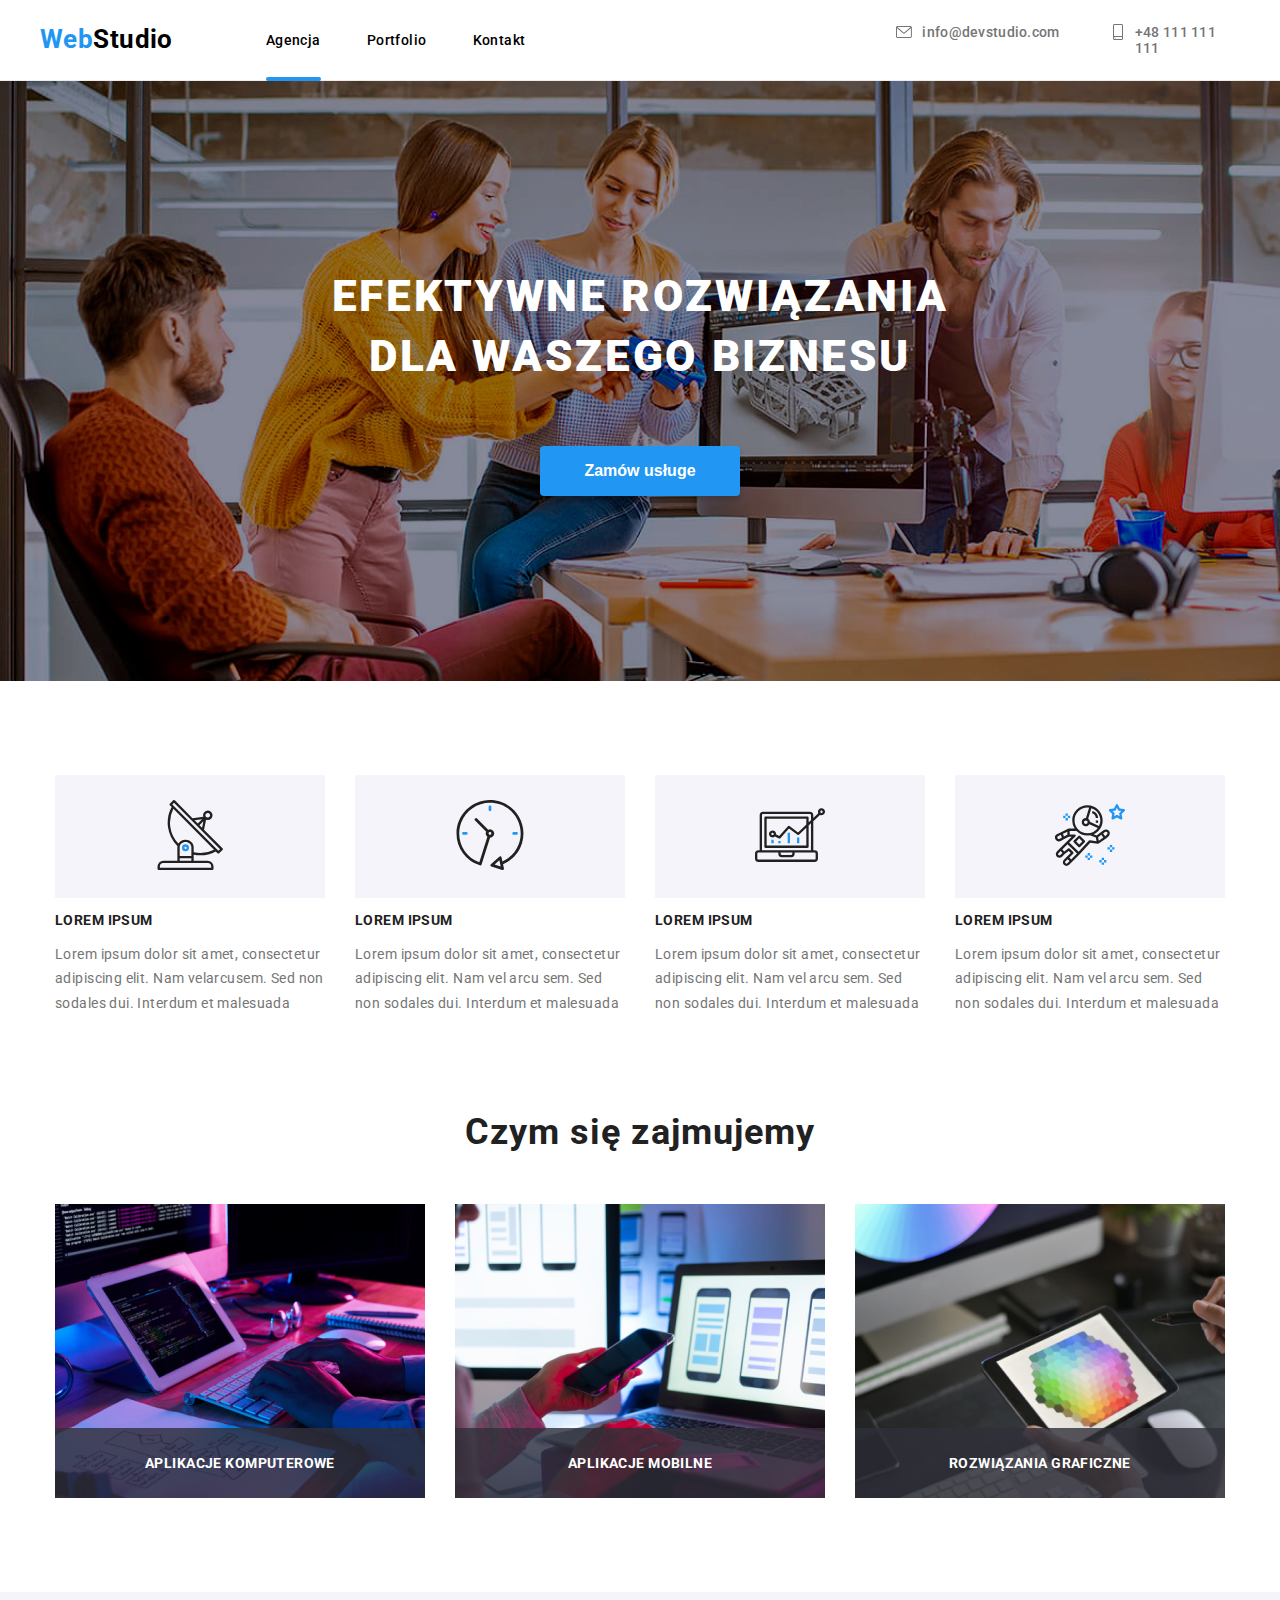
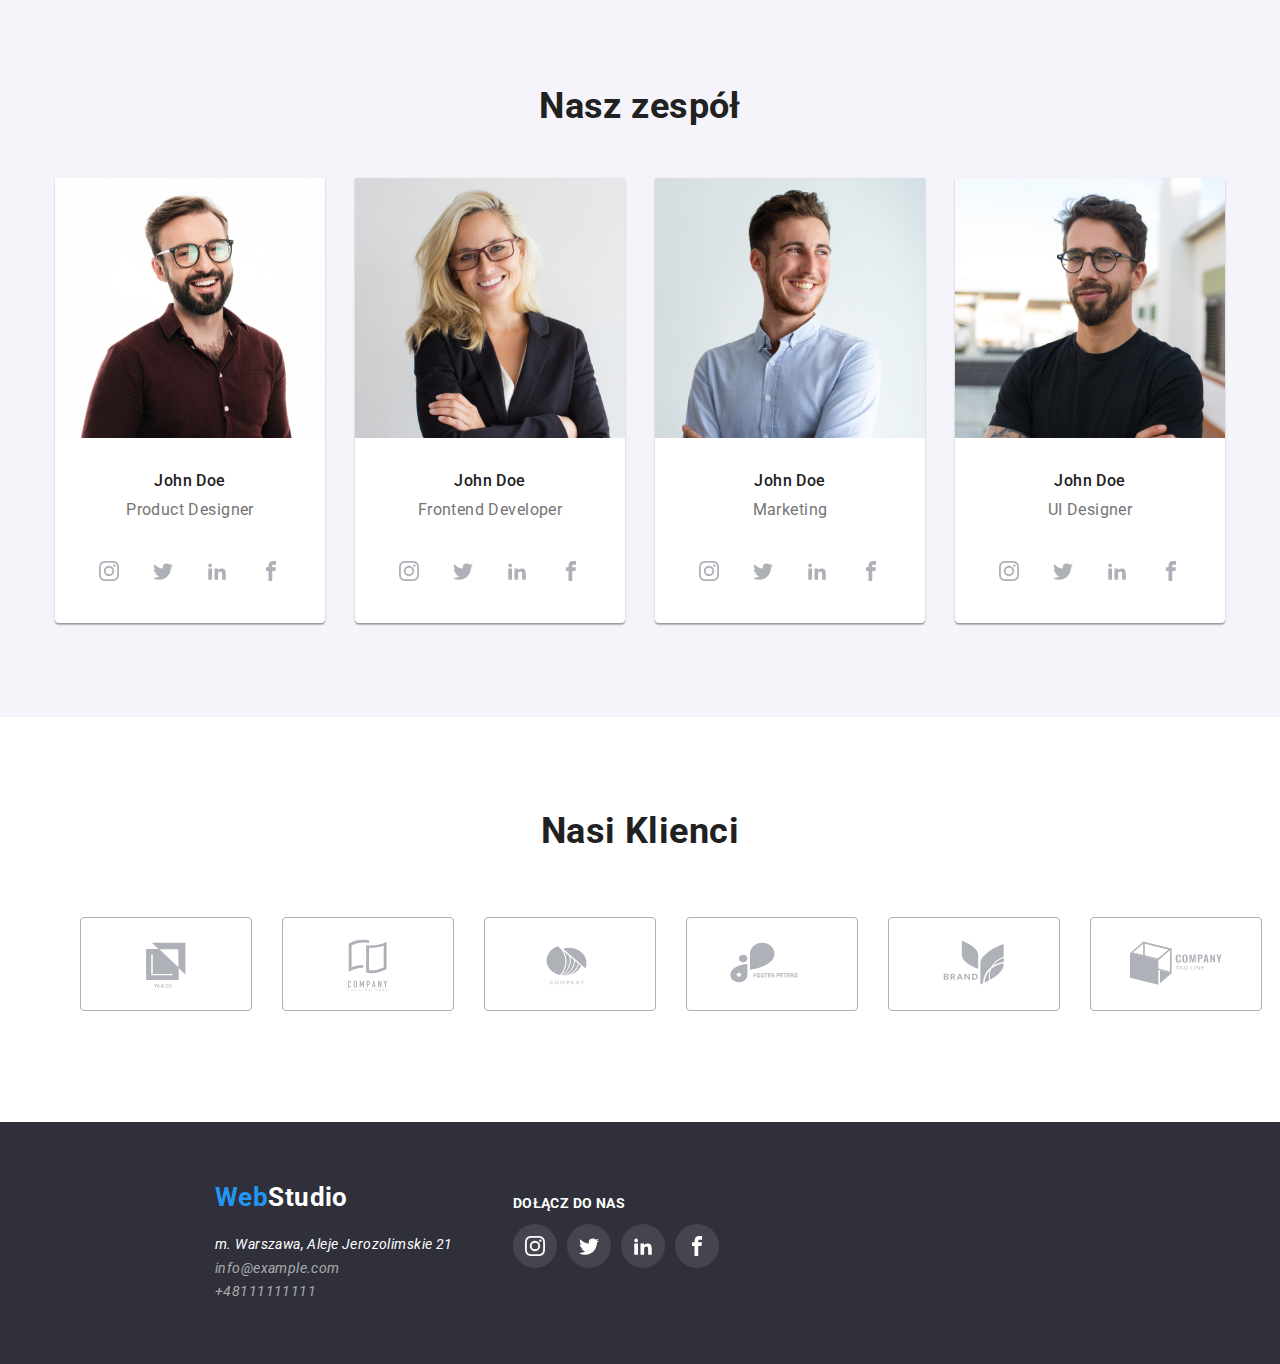
<file: index.html>
<!DOCTYPE html>
<html lang="en-pl">
  <head>
    <meta charset="UTF-8" />
    <meta http-equiv="X-UA-Compatible" content="IE=edge" />
    <meta name="viewport" content="width=device-width, initial-scale=1.0" />

    <link rel="stylesheet" href="./css/style.css" />
    <link rel="preconnect" href="https://fonts.googleapis.com" />
    <link rel="preconnect" href="https://fonts.gstatic.com" crossorigin />
    <link
      href="https://fonts.googleapis.com/css2?family=Raleway:wght@700&family=Roboto:wght@400;500;700;900&display=swap"
      rel="stylesheet"
    />
    <title>Studio</title>
  </head>

  <body>
    <div class="wrapper">
      <div class="container">
        <header class="header">
          <a href="index.html" class="logo-style no-deco"
            ><span class="blue-text"> Web</span>Studio</a
          >
          <nav>
            <ul class="nav-list nav-style">
              <li>
                <a
                  href="./index.html"
                  class="link-style no-deco blue-text is-active"
                  >Agencja</a
                >
              </li>
              <li>
                <a href="./portfolio.html" class="link-style no-deco blue-text"
                  >Portfolio</a
                >
              </li>
              <li>
                <a href="/index.html" class="link-style no-deco blue-text"
                  >Kontakt</a
                >
              </li>
            </ul>
          </nav>
          <ul class="nav-list nav-contacts">
            <li>
              <a
                class="no-deco contact-link-style blue-text"
                href="mailto:info@devstudio.com"
                ><svg class="icon-nav">
                  <use
                    xlink:href="./images/icons.svg#envelope"
                    width="16"
                    height="12"
                    y="2"
                  ></use>
                </svg>
                info@devstudio.com</a
              >
            </li>
            <li>
              <a
                href="tel:+48111111111"
                class="no-deco contact-link-style blue-text"
                ><svg class="icon-nav">
                  <use
                    xlink:href="./images/icons.svg#smartphone"
                    width="10"
                    height="16"
                    x="3"
                  ></use>
                </svg>
                +48 111 111 111</a
              >
            </li>
          </ul>
        </header>
      </div>
      <div class="border-bottom"></div>
      <main>
        <div class="top-section container">
          <h1 class="top-section-text no-margin">
            EFEKTYWNE ROZWIĄZANIA <br />
            DLA WASZEGO BIZNESU
          </h1>
          <button type="button" class="top-section-btn" data-modal-open>
            Zamów usługe
          </button>
        </div>
        <div class="container">
          <ul class="speciality-list no-margin no-padding">
            <li>
              <div class="logo-box">
                <svg class="logo-item" width="70" height="70">
                  <use xlink:href="./images/icons.svg#antenna"></use>
                </svg>
              </div>
              <p class="speciality-header">LOREM IPSUM</p>
              <p class="speciality-text no-margin">
                Lorem ipsum dolor sit amet, consectetur adipiscing elit. Nam
                velarcusem. Sed non sodales dui. Interdum et malesuada
              </p>
            </li>
            <li>
              <div class="logo-box">
                <svg class="logo-item" width="70" height="70">
                  <use xlink:href="./images/icons.svg#clock-1"></use>
                </svg>
              </div>
              <p class="speciality-header">LOREM IPSUM</p>
              <p class="speciality-text no-margin">
                Lorem ipsum dolor sit amet, consectetur adipiscing elit. Nam vel
                arcu sem. Sed non sodales dui. Interdum et malesuada
              </p>
            </li>
            <li>
              <div class="logo-box">
                <svg class="logo-item" width="70" height="70">
                  <use xlink:href="./images/icons.svg#diagram-1"></use>
                </svg>
              </div>
              <p class="speciality-header">LOREM IPSUM</p>
              <p class="speciality-text no-margin">
                Lorem ipsum dolor sit amet, consectetur adipiscing elit. Nam vel
                arcu sem. Sed non sodales dui. Interdum et malesuada
              </p>
            </li>
            <li>
              <div class="logo-box">
                <svg class="logo-item" width="70" height="70">
                  <use xlink:href="./images/icons.svg#astronaut-1"></use>
                </svg>
              </div>
              <p class="speciality-header">LOREM IPSUM</p>
              <p class="speciality-text no-margin">
                Lorem ipsum dolor sit amet, consectetur adipiscing elit. Nam vel
                arcu sem. Sed non sodales dui. Interdum et malesuada
              </p>
            </li>
          </ul>
        </div>

        <section>
          <div class="container">
            <h2 class="service-header">Czym się zajmujemy</h2>
            <ul class="service-list no-margin no-padding">
              <li class="img-container">
                <img
                  src="images/work1.jpg"
                  alt="czym sie zajmujemy"
                  width="370"
                  height="294"
                />
                <div class="picture-text-box">
                  <p class="img-text">Aplikacje komputerowe</p>
                </div>
              </li>
              <li class="img-container">
                <img
                  src="images/work2.jpg"
                  alt="czym sie zajmujemy"
                  width="370"
                  height="294"
                />
                <div class="picture-text-box">
                  <p class="img-text">Aplikacje mobilne</p>
                </div>
              </li>
              <li class="img-container">
                <img
                  src="images/work3.jpg"
                  alt="czym sie zajmujemy"
                  width="370"
                  height="294"
                />
                <div class="picture-text-box">
                  <p class="img-text">Rozwiązania graficzne</p>
                </div>
              </li>
            </ul>
          </div>
        </section>
        <section class="team-box">
          <div class="container">
            <h2 class="team-header no-margin">Nasz zespół</h2>
            <ul class="team-list no-margin no-padding">
              <li class="team-card">
                <figure class="no-margin no-padding">
                  <img
                    src="images/team1.jpg"
                    alt="Product developer John Doe"
                    width="270"
                    height="260"
                  />
                  <figcaption>
                    <p class="team-card-name">John Doe</p>
                    <p class="team-card-profession no-padding">
                      Product Designer
                    </p>
                  </figcaption>
                </figure>
                <div class="social-row">
                  <svg class="icon social-item">
                    <use
                      xlink:href="./images/icons.svg#instagram"
                      width="20"
                      height="20"
                      x="12"
                      y="12"
                    ></use>
                  </svg>
                  <svg class="icon social-item">
                    <use
                      xlink:href="./images/icons.svg#twitter"
                      width="20"
                      height="20"
                      x="12"
                      y="12"
                    ></use>
                  </svg>
                  <svg class="icon social-item">
                    <use
                      xlink:href="./images/icons.svg#linkedin"
                      width="20"
                      height="20"
                      x="12"
                      y="12"
                    ></use>
                  </svg>
                  <svg class="icon social-item">
                    <use
                      xlink:href="./images/icons.svg#facebook"
                      width="20"
                      height="20"
                      x="12"
                      y="12"
                    ></use>
                  </svg>
                </div>
              </li>
              <li class="team-card">
                <figure class="no-margin">
                  <img
                    src="images/team2.jpg"
                    alt="Product developer John Doe"
                    width="270"
                    height="260"
                  />
                  <figcaption>
                    <p class="team-card-name">John Doe</p>
                    <p class="team-card-profession">Frontend Developer</p>
                  </figcaption>
                </figure>
                <div class="social-row">
                  <svg class="icon social-item">
                    <use
                      xlink:href="./images/icons.svg#instagram"
                      width="20"
                      height="20"
                      x="12"
                      y="12"
                    ></use>
                  </svg>
                  <svg class="icon social-item">
                    <use
                      xlink:href="./images/icons.svg#twitter"
                      width="20"
                      height="20"
                      x="12"
                      y="12"
                    ></use>
                  </svg>
                  <svg class="icon social-item">
                    <use
                      xlink:href="./images/icons.svg#linkedin"
                      width="20"
                      height="20"
                      x="12"
                      y="12"
                    ></use>
                  </svg>
                  <svg class="icon social-item">
                    <use
                      xlink:href="./images/icons.svg#facebook"
                      width="20"
                      height="20"
                      x="12"
                      y="12"
                    ></use>
                  </svg>
                </div>
              </li>
              <li class="team-card">
                <figure class="no-margin">
                  <img
                    src="images/team3.jpg"
                    alt="Product developer John Doe"
                    width="270"
                    height="260"
                  />
                  <figcaption>
                    <p class="team-card-name">John Doe</p>
                    <p class="team-card-profession">Marketing</p>
                  </figcaption>
                </figure>
                <div class="social-row">
                  <svg class="icon social-item">
                    <use
                      xlink:href="./images/icons.svg#instagram"
                      width="20"
                      height="20"
                      x="12"
                      y="12"
                    ></use>
                  </svg>
                  <svg class="icon social-item">
                    <use
                      xlink:href="./images/icons.svg#twitter"
                      width="20"
                      height="20"
                      x="12"
                      y="12"
                    ></use>
                  </svg>
                  <svg class="icon social-item">
                    <use
                      xlink:href="./images/icons.svg#linkedin"
                      width="20"
                      height="20"
                      x="12"
                      y="12"
                    ></use>
                  </svg>
                  <svg class="icon social-item">
                    <use
                      xlink:href="./images/icons.svg#facebook"
                      width="20"
                      height="20"
                      x="12"
                      y="12"
                    ></use>
                  </svg>
                </div>
              </li>
              <li class="team-card">
                <figure class="no-margin">
                  <img
                    src="images/team4.jpg"
                    alt="Product developer John Doe"
                    width="270"
                    height="260"
                  />
                  <figcaption>
                    <p class="team-card-name">John Doe</p>
                    <p class="team-card-profession">UI Designer</p>
                  </figcaption>
                </figure>
                <div class="social-row">
                  <svg class="icon social-item">
                    <use
                      xlink:href="./images/icons.svg#instagram"
                      width="20"
                      height="20"
                      x="12"
                      y="12"
                    ></use>
                  </svg>
                  <svg class="icon social-item">
                    <use
                      xlink:href="./images/icons.svg#twitter"
                      width="20"
                      height="20"
                      x="12"
                      y="12"
                    ></use>
                  </svg>
                  <svg class="icon social-item">
                    <use
                      xlink:href="./images/icons.svg#linkedin"
                      width="20"
                      height="20"
                      x="12"
                      y="12"
                    ></use>
                  </svg>
                  <svg class="icon social-item">
                    <use
                      xlink:href="./images/icons.svg#facebook"
                      width="20"
                      height="20"
                      x="12"
                      y="12"
                    ></use>
                  </svg>
                </div>
              </li>
            </ul>
          </div>
        </section>
        <section class="section">
          <div class="container">
            <h2 class="team-header no-margin">Nasi Klienci</h2>
            <ul class="clients-row">
              <li>
                <svg class="icon client">
                  <use
                    xlink:href="./images/icons.svg#logo"
                    width="41"
                    height="46"
                    x="64"
                    y="24"
                  ></use>
                </svg>
              </li>
              <li>
                <svg class="icon client">
                  <use
                    xlink:href="./images/icons.svg#logo-2"
                    width="106"
                    height="60"
                    x="32"
                    y="18"
                  ></use>
                </svg>
              </li>
              <li>
                <svg class="icon client">
                  <use
                    xlink:href="./images/icons.svg#logo-3"
                    width="41"
                    height="46"
                    x="61"
                    y="24"
                  ></use>
                </svg>
              </li>
              <li>
                <svg class="icon client">
                  <use
                    xlink:href="./images/icons.svg#logo-4"
                    width="84"
                    height="41"
                    x="43"
                    y="24"
                  ></use>
                </svg>
              </li>
              <li>
                <svg class="icon client">
                  <use
                    xlink:href="./images/icons.svg#logo-5"
                    width="62"
                    height="45"
                    x="54"
                    y="22"
                  ></use>
                </svg>
              </li>
              <li>
                <svg class="icon client">
                  <use
                    xlink:href="./images/icons.svg#logo-6"
                    width="94"
                    height="44"
                    x="38"
                    y="23"
                  ></use>
                </svg>
              </li>
            </ul>
          </div>
        </section>
      </main>
      <footer class="footer">
        <div class="footer-box">
          <a href="./index.html" class="footer-logo no-deco logo-white"
            ><span class="blue-text"> Web</span>Studio</a
          >
          <address>
            <ul class="footer-list no-margin no-padding">
              <li>
                <p class="address-text">m. Warszawa, Aleje Jerozolimskie 21</p>
              </li>
              <li>
                <a
                  href="mailto:info@example.com"
                  class="address-link no-deco blue-text"
                  >info@example.com</a
                >
              </li>
              <li>
                <a
                  href="tel:+48111111111"
                  class="address-link no-deco blue-text"
                  >+48111111111</a
                >
              </li>
            </ul>
          </address>
        </div>
        <div>
          <p class="join">Dołącz do nas</p>
          <div class="social-row">
            <svg class="icon social-item-footer">
              <use
                xlink:href="./images/icons.svg#instagram"
                width="20"
                height="20"
                x="12"
                y="12"
              ></use>
            </svg>
            <svg class="icon social-item-footer">
              <use
                xlink:href="./images/icons.svg#twitter"
                width="20"
                height="20"
                x="12"
                y="12"
              ></use>
            </svg>
            <svg class="icon social-item-footer">
              <use
                xlink:href="./images/icons.svg#linkedin"
                width="20"
                height="20"
                x="12"
                y="12"
              ></use>
            </svg>
            <svg class="icon social-item-footer">
              <use
                xlink:href="./images/icons.svg#facebook"
                width="20"
                height="20"
                x="12"
                y="12"
              ></use>
            </svg>
          </div>
        </div>
      </footer>
      <div class="backdrop is-hidden" data-modal>
        <div class="modal">
          <button type="button" class="close-btn" data-modal-close>X</button>
        </div>
      </div>
    </div>

    <script src="./js/modal.js"></script>
  </body>
</html>
</file>
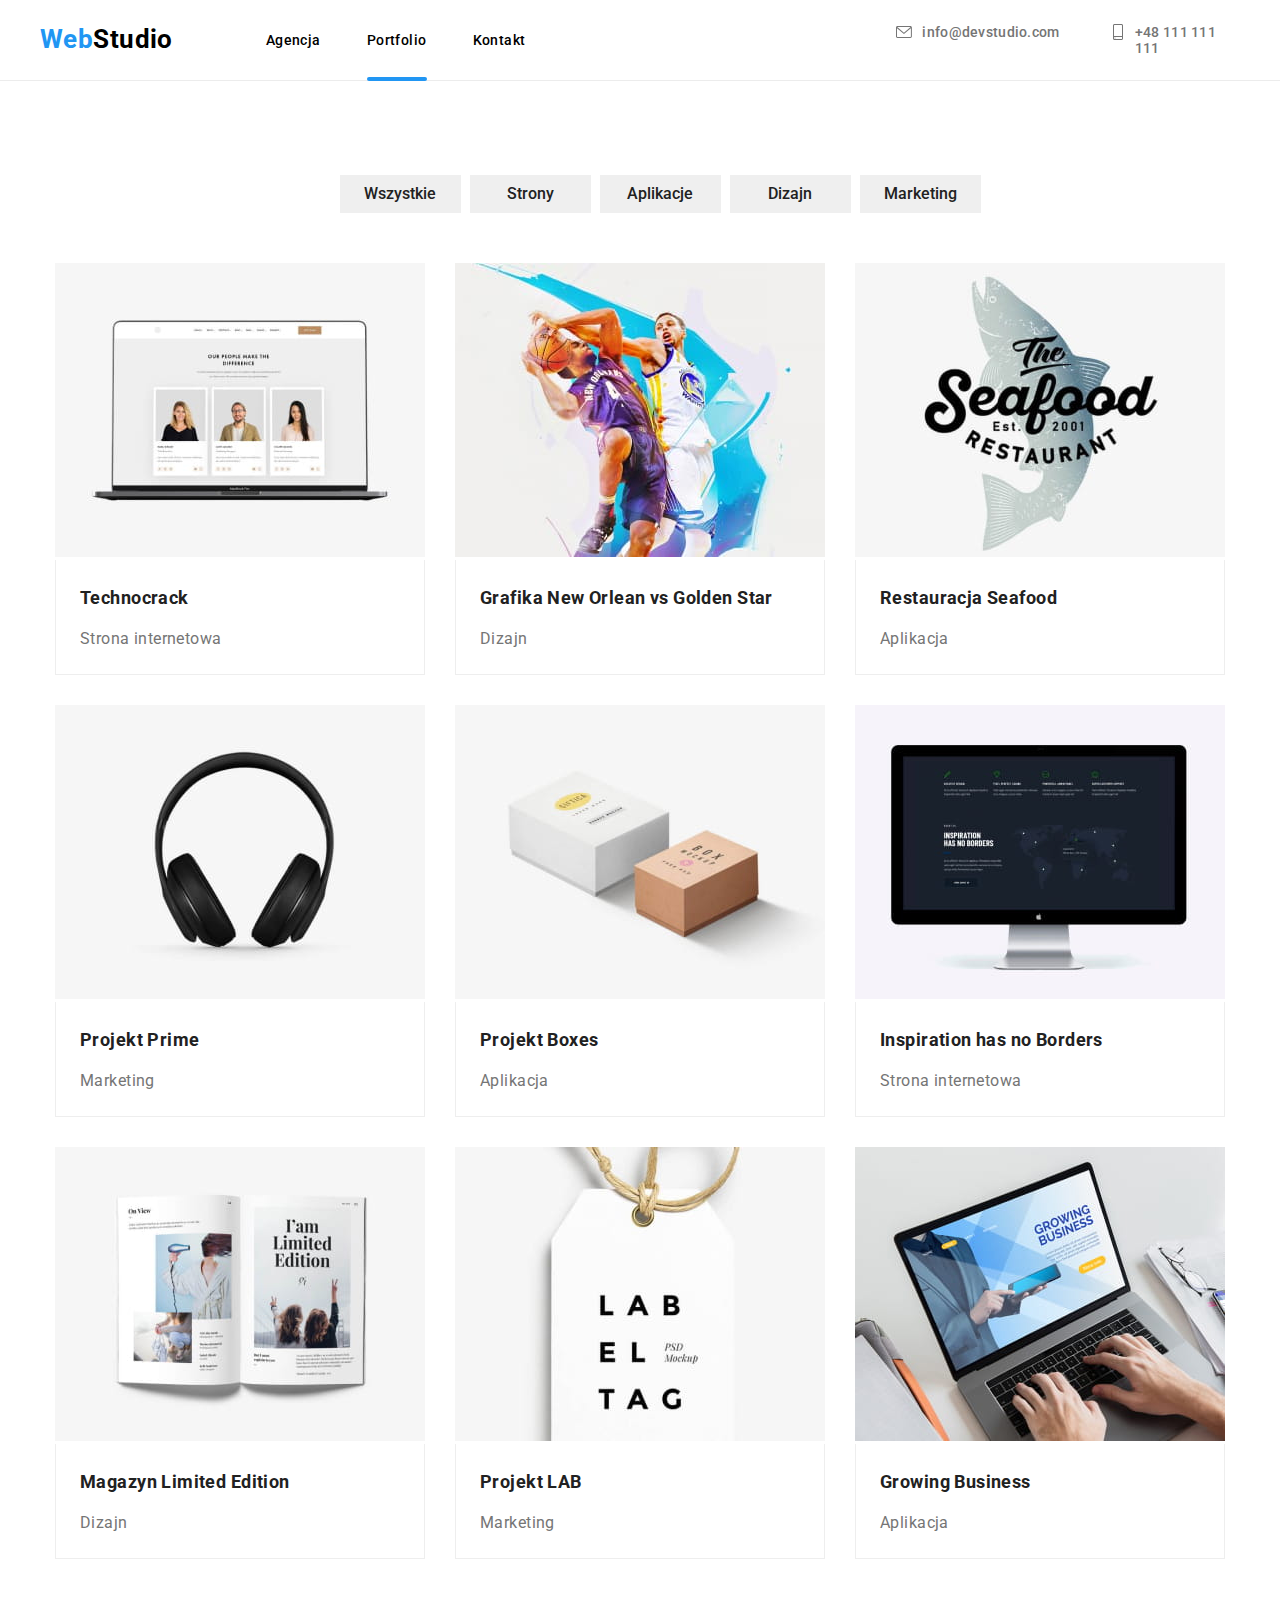
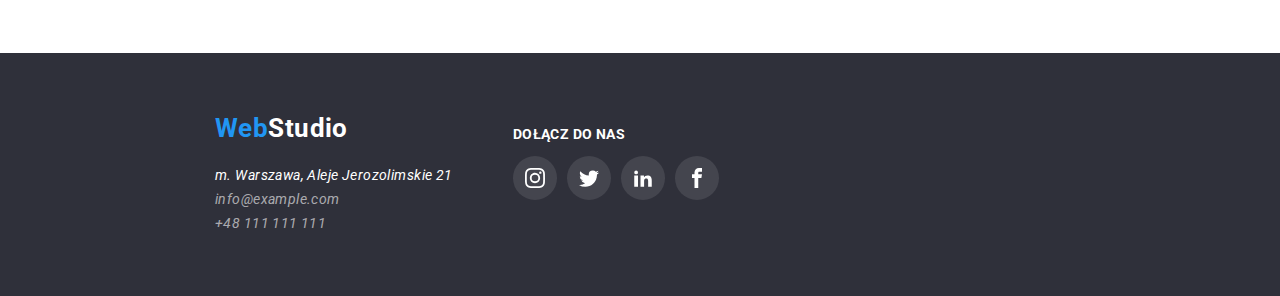
<file: portfolio.html>
<!DOCTYPE html>
<html lang="en-pl">
  <head>
    <meta charset="UTF-8" />
    <meta http-equiv="X-UA-Compatible" content="IE=edge" />
    <meta name="viewport" content="width=device-width, initial-scale=1.0" />

    <link rel="stylesheet" href="./css/style.css" />
    <link rel="preconnect" href="https://fonts.googleapis.com" />
    <link rel="preconnect" href="https://fonts.gstatic.com" crossorigin />
    <link
      href="https://fonts.googleapis.com/css2?family=Raleway:wght@700&family=Roboto:wght@400;500;700;900&display=swap"
      rel="stylesheet"
    />
    <title>Portfolio}</title>
  </head>

  <body>
    <div class="wrapper">
      <div class="container">
        <header class="header">
          <a href="index.html" class="logo-style no-deco"
            ><span class="blue-text"> Web</span>Studio</a
          >
          <nav>
            <ul class="nav-list nav-style">
              <li>
                <a href="./index.html" class="link-style no-deco blue-text"
                  >Agencja</a
                >
              </li>
              <li>
                <a
                  href="./portfolio.html"
                  class="link-style no-deco blue-text is-active"
                  >Portfolio</a
                >
              </li>
              <li>
                <a href="/index.html" class="link-style no-deco blue-text"
                  >Kontakt</a
                >
              </li>
            </ul>
          </nav>
          <ul class="nav-list nav-contacts">
            <li>
              <a
                href="mailto:info@devstudio.com"
                class="no-deco contact-link-style blue-text"
                ><svg class="icon-nav">
                  <use
                    xlink:href="./images/icons.svg#envelope"
                    width="16"
                    height="12"
                    y="2"
                  ></use>
                </svg>
                info@devstudio.com</a
              >
            </li>
            <li>
              <a
                href="tel:+48111111111"
                class="no-deco contact-link-style blue-text"
                ><svg class="icon-nav">
                  <use
                    xlink:href="./images/icons.svg#smartphone"
                    width="10"
                    height="16"
                    x="3"
                  ></use>
                </svg>
                +48 111 111 111</a
              >
            </li>
          </ul>
        </header>
      </div>
      <div class="border-bottom"></div>
      <main>
        <section>
          <div class="container">
            <ul class="top-section-list">
              <li>
                <button type="button" class="btn-portfolio blue-background">
                  Wszystkie
                </button>
              </li>
              <li>
                <button type="button" class="btn-portfolio blue-background">
                  Strony
                </button>
              </li>
              <li>
                <button type="button" class="btn-portfolio blue-background">
                  Aplikacje
                </button>
              </li>
              <li>
                <button type="button" class="btn-portfolio blue-background">
                  Dizajn
                </button>
              </li>
              <li>
                <button type="button" class="btn-portfolio blue-background">
                  Marketing
                </button>
              </li>
            </ul>
            <ul class="projects-list">
              <li class="card-item">
                <figure class="card-img box">
                  <div class="overlay">
                    <p class="overlay-text">
                      Technocrack jest popularną platformą wykorzystywaną do
                      rozpowszechniania koronawirusa. Firmy wykorzystują tę
                      platformę do celów szpiegowskich i ataków na
                      niezabezpieczone serwery konkurencji
                    </p>
                  </div>
                  <img
                    src="images/portfolio/portfolio1.jpg"
                    alt="Technocrack"
                    width="370"
                    height="294"
                  />
                  <figcaption class="card-border">
                    <h5 class="projects-title">Technocrack</h5>
                    <p class="projects-subtitle">Strona internetowa</p>
                  </figcaption>
                </figure>
              </li>
              <li class="card-item">
                <figure class="card-img box">
                  <div class="overlay">
                    <p class="overlay-text">
                      Technocrack jest popularną platformą wykorzystywaną do
                      rozpowszechniania koronawirusa. Firmy wykorzystują tę
                      platformę do celów szpiegowskich i ataków na
                      niezabezpieczone serwery konkurencji
                    </p>
                  </div>

                  <img
                    src="images/portfolio/portfolio2.jpg"
                    alt="Grafika New Orlean vs Golden Star"
                    width="370"
                    height="294"
                  />
                  <figcaption class="card-border">
                    <h5 class="projects-title">
                      Grafika New Orlean vs Golden Star
                    </h5>
                    <p class="projects-subtitle">Dizajn</p>
                  </figcaption>
                </figure>
              </li>
              <li class="card-item">
                <figure class="card-img box">
                  <div class="overlay">
                    <p class="overlay-text">
                      Technocrack jest popularną platformą wykorzystywaną do
                      rozpowszechniania koronawirusa. Firmy wykorzystują tę
                      platformę do celów szpiegowskich i ataków na
                      niezabezpieczone serwery konkurencji
                    </p>
                  </div>

                  <img
                    src="images/portfolio/portfolio3.jpg"
                    alt="Restauracja Seafood"
                    width="370"
                    height="294"
                  />
                  <figcaption class="card-border">
                    <h5 class="projects-title">Restauracja Seafood</h5>
                    <p class="projects-subtitle">Aplikacja</p>
                  </figcaption>
                </figure>
              </li>
              <li class="card-item">
                <figure class="card-img box">
                  <div class="overlay">
                    <p class="overlay-text">
                      Technocrack jest popularną platformą wykorzystywaną do
                      rozpowszechniania koronawirusa. Firmy wykorzystują tę
                      platformę do celów szpiegowskich i ataków na
                      niezabezpieczone serwery konkurencji
                    </p>
                  </div>

                  <img
                    src="images/portfolio/portfolio4.jpg"
                    alt="Projekt Prime"
                    width="370"
                    height="294"
                  />
                  <figcaption class="card-border">
                    <h5 class="projects-title">Projekt Prime</h5>
                    <p class="projects-subtitle">Marketing</p>
                  </figcaption>
                </figure>
              </li>
              <li class="card-item">
                <figure class="card-img box">
                  <div class="overlay">
                    <p class="overlay-text">
                      Technocrack jest popularną platformą wykorzystywaną do
                      rozpowszechniania koronawirusa. Firmy wykorzystują tę
                      platformę do celów szpiegowskich i ataków na
                      niezabezpieczone serwery konkurencji
                    </p>
                  </div>

                  <img
                    src="images/portfolio/portfolio5.jpg"
                    alt="Projekt Boxes"
                    width="370"
                    height="294"
                  />
                  <figcaption class="card-border">
                    <h5 class="projects-title">Projekt Boxes</h5>
                    <p class="projects-subtitle">Aplikacja</p>
                  </figcaption>
                </figure>
              </li>
              <li class="card-item">
                <figure class="card-img box">
                  <div class="overlay">
                    <p class="overlay-text">
                      Technocrack jest popularną platformą wykorzystywaną do
                      rozpowszechniania koronawirusa. Firmy wykorzystują tę
                      platformę do celów szpiegowskich i ataków na
                      niezabezpieczone serwery konkurencji
                    </p>
                  </div>

                  <img
                    src="images/portfolio/portfolio6.jpg"
                    alt="Inspiration has no Borders"
                    width="370"
                    height="294"
                  />
                  <figcaption class="card-border">
                    <h5 class="projects-title">Inspiration has no Borders</h5>
                    <p class="projects-subtitle">Strona internetowa</p>
                  </figcaption>
                </figure>
              </li>
              <li class="card-item">
                <figure class="card-img box">
                  <div class="overlay">
                    <p class="overlay-text">
                      Technocrack jest popularną platformą wykorzystywaną do
                      rozpowszechniania koronawirusa. Firmy wykorzystują tę
                      platformę do celów szpiegowskich i ataków na
                      niezabezpieczone serwery konkurencji
                    </p>
                  </div>

                  <img
                    src="images/portfolio/portfolio7.jpg"
                    alt="Magazyn Limited Edition"
                    width="370"
                    height="294"
                  />
                  <figcaption class="card-border">
                    <h5 class="projects-title">Magazyn Limited Edition</h5>
                    <p class="projects-subtitle">Dizajn</p>
                  </figcaption>
                </figure>
              </li>
              <li class="card-item">
                <figure class="card-img box">
                  <div class="overlay">
                    <p class="overlay-text">
                      Technocrack jest popularną platformą wykorzystywaną do
                      rozpowszechniania koronawirusa. Firmy wykorzystują tę
                      platformę do celów szpiegowskich i ataków na
                      niezabezpieczone serwery konkurencji
                    </p>
                  </div>

                  <img
                    src="images/portfolio/portfolio8.jpg"
                    alt="Projekt LAB"
                    width="370"
                    height="294"
                  />
                  <figcaption class="card-border">
                    <h5 class="projects-title">Projekt LAB</h5>
                    <p class="projects-subtitle">Marketing</p>
                  </figcaption>
                </figure>
              </li>
              <li class="card-item">
                <figure class="card-img box">
                  <div class="overlay">
                    <p class="overlay-text">
                      Technocrack jest popularną platformą wykorzystywaną do
                      rozpowszechniania koronawirusa. Firmy wykorzystują tę
                      platformę do celów szpiegowskich i ataków na
                      niezabezpieczone serwery konkurencji
                    </p>
                  </div>

                  <img
                    src="images/portfolio/portfolio9.jpg"
                    alt="Growing Business"
                    width="370"
                    height="294"
                  />
                  <figcaption class="card-border">
                    <h5 class="projects-title">Growing Business</h5>
                    <p class="projects-subtitle">Aplikacja</p>
                  </figcaption>
                </figure>
              </li>
            </ul>
          </div>
        </section>
      </main>
      <footer class="footer">
        <div class="footer-box">
          <a href="./index.html" class="footer-logo no-deco logo-white"
            ><span class="blue-text"> Web</span>Studio</a
          >
          <address>
            <ul class="footer-list no-margin no-padding">
              <li>
                <p class="address-text">m. Warszawa, Aleje Jerozolimskie 21</p>
              </li>
              <li>
                <a
                  href="mailto:info@example.com"
                  class="address-link no-deco blue-text"
                  >info@example.com</a
                >
              </li>
              <li>
                <a
                  href="tel:+48111111111"
                  class="address-link no-deco blue-text"
                  >+48 111 111 111</a
                >
              </li>
            </ul>
          </address>
        </div>
        <div>
          <p class="join">Dołącz do nas</p>
          <div class="social-row">
            <svg class="icon social-item-footer">
              <use
                xlink:href="./images/icons.svg#instagram"
                width="20"
                height="20"
                x="12"
                y="12"
              ></use>
            </svg>
            <svg class="icon social-item-footer">
              <use
                xlink:href="./images/icons.svg#twitter"
                width="20"
                height="20"
                x="12"
                y="12"
              ></use>
            </svg>
            <svg class="icon social-item-footer">
              <use
                xlink:href="./images/icons.svg#linkedin"
                width="20"
                height="20"
                x="12"
                y="12"
              ></use>
            </svg>
            <svg class="icon social-item-footer">
              <use
                xlink:href="./images/icons.svg#facebook"
                width="20"
                height="20"
                x="12"
                y="12"
              ></use>
            </svg>
          </div>
        </div>
      </footer>
    </div>
  </body>
</html>
</file>
<file: css/style.css>
:root {
  --white: #fff;
  --black: #000;
  --blue: #2196f3;
  --darkgrey: #2f303a;
  --grey: #757575;
  --lightgrey: #e5e5e5;
  --lightcream: #ececec;
  --notblack: #212121;
  --notwhite: #f5f4fa;
  --footerlinks: #ffffff99;
  --productborder: #eeeeee;
  --background: #2f303a66;
  --social: #afb1b8;
  --transition-fn: cubic-bezier(0.4, 0, 0.2, 1);
}
/* global */
body {
  font-family: "Roboto", "Raleway", sans-serif;
  color: var(--grey);
  font-size: 14px;
  letter-spacing: 0.03em;
  margin: 0;
  padding: 0;
}
.blue-text:hover,
.blue-text:focus {
  color: var(--blue);
  fill: var(--blue);
  transition: 250ms cubic-bezier(0.4, 0, 0.2, 1);
}
.container {
  width: 1200px;
  margin: 0 auto;
}
.wrapper {
  background-color: var(--white);
  margin: 0 auto;
}
section {
  padding: 94px 0 94px 0;
}
.no-margin {
  margin: 0;
}
.no-padding {
  padding: 0;
}
/* header */
.header {
  display: flex;
  flex-direction: row;
  align-items: center;
  gap: 93px;
}
.border-bottom {
  border-bottom: 1px solid var(--lightcream);
}
.logo-style {
  font-weight: 700;
  font-size: 26px;
  line-height: 1.193;
  color: var(--black);
  padding: 24px 0 25px 0;
}
.blue-text {
  color: var(--blue);
}
.no-deco {
  text-decoration: none;
}
.link-style {
  position: relative;
  color: var(--black);
  font-weight: 500;
  font-size: 14px;
  line-height: 1.172;
}
.is-active {
  position: relative;
}
.is-active:after {
  position: absolute;
  background-color: var(--blue);
  border-radius: 2px;
  content: "";
  width: 100%;
  height: 4px;
  top: 45px;
  display: block;
}
.nav-list {
  list-style: none;
  display: flex;
  flex-direction: row;
  padding: 32px 0;
  margin: 0;
}
.nav-style {
  gap: 46px;
}
.nav-contacts {
  padding: 0 0 0 278px;
  gap: 50px;
}
.contact-link-style {
  display: flex;
  flex-direction: row;
  color: var(--grey);
  fill: var(--grey);
  font-weight: 500;
  color: var(--grey);
  letter-spacing: 0.02em;
  gap: 10px;
}
/* top-section */
.top-section-text {
  color: var(--white);
  font-weight: 900;
  font-size: 44px;
  line-height: 1.365;
  text-align: center;
  letter-spacing: 0.06em;
  padding: 0 0 30px 0;
  margin: 0;
}
.top-section {
  display: flex;
  flex-direction: column;
  align-items: center;
  justify-content: center;
  gap: 30px;
  width: 100%;
  height: 600px;
  background-image: url(../images/bg.jpg);
  background-blend-mode: difference;
}
.top-section-btn {
  color: var(--white);
  font-weight: 700;
  font-size: 16px;
  line-height: 1.88;
  background-color: var(--blue);
  border-style: none;
  box-shadow: 0px 4px 4px rgba(0, 0, 0, 0.15);
  border-radius: 4px;
  cursor: pointer;
  width: 200px;
  height: 50px;
  transition: color 250ms var(--transition-fn), fill 250ms var(--transition-fn);
}
/* top section portfolio */
.top-section-list {
  list-style: none;
  display: flex;
  flex-direction: row;
  justify-content: center;
  gap: 9px;
  margin-bottom: 50px;
  margin-top: 0;
}
.btn-portfolio {
  color: var(--notblack);
  font-weight: 500;
  font-size: 16px;
  line-height: 1.625;
  cursor: pointer;
  border-style: none;
  width: 121px;
  height: 38px;
  font-family: "roboto";
  padding: 6px 22px;
}
.blue-background:hover {
  background-color: var(--blue);
  color: var(--white);
  transition: 250ms cubic-bezier(0.4, 0, 0.2, 1);

  box-shadow: 0px 3px 1px rgba(0, 0, 0, 0.1), 0px 1px 2px rgba(0, 0, 0, 0.08),
    0px 2px 2px rgba(0, 0, 0, 0.12);

  border-radius: 4px;
}
/* overlay */
.box {
  position: relative;
  overflow: hidden;
}
.box:hover .overlay,
.box:focus .overlay {
  position: absolute;
  transform: translateY(0);
  overflow: hidden;
}
.overlay {
  position: absolute;
  top: 0;
  left: 0;
  width: 370px;
  height: 298px;
  display: flex;
  justify-content: center;
  align-items: center;
  color: var(--white);
  font-size: 18px;
  letter-spacing: 0.03em;
  line-height: 28px;
  background-color: rgba(33, 150, 243, 0.9);
  transform: translateY(100%);
  transition: transform 250ms cubic-bezier(0.4, 0, 0.2, 1);
}
.overlay-text {
  padding: 49px 45px 49px 25px;
}
/* portfolio projects */
.card-img {
  background-color: var(--button-text-color);
  margin: 0 auto;
  padding: 0%;
  transition: color 250ms cubic-bezier(0.4, 0, 0.2, 1),
    fill 250ms cubic-bezier(0.4, 0, 0.2, 1);
}

.card-item {
  margin: 0 auto;
  padding: 0%;
  flex-basis: calc((100% - 60px) / 3);
}
.card-img:hover,
.card-img:focus {
  cursor: pointer;
  box-shadow: 1px 4px 6px 0px #00000029;
  box-shadow: 0px 4px 4px 0px #0000000f;
  box-shadow: 0px 1px 1px 0px #0000001f;
}
.projects-list {
  list-style: none;
  display: flex;
  flex-wrap: wrap;
  margin: 0 auto;
  padding: 0 15px;
  gap: 30px;
}
.card-border {
  border-left: 1px solid var(--productborder);
  border-bottom: 1px solid var(--productborder);
  border-right: 1px solid var(--productborder);
  background-color: var(--white);
  margin: 0 auto;
  padding: 0%;
  position: relative;
}
.projects-title {
  font-family: "Roboto";
  color: var(--notblack);
  font-weight: 700;
  font-size: 18px;
  line-height: 2;
  padding: 20px 24px 4px;
  margin: 0;
}
.projects-subtitle {
  color: var(--grey);
  font-size: 16px;
  line-height: 1.875;
  padding: 4px 24px 20px 24px;
  margin: 0;
}
/* speciality */
.speciality-header {
  color: var(--notblack);
  font-weight: 700;
  font-size: 14px;
  line-height: 1.143;
}
.speciality-text {
  color: var(--grey);
  font-size: 14px;
  line-height: 1.72;
  width: 270px;
  height: 75px;
}
.speciality-list {
  list-style: none;
  display: flex;
  flex-direction: row;
  margin: 94px 0 0 0;
  gap: 30px;
  justify-content: center;
}
/* service */
.service-header {
  color: var(--notblack);
  font-weight: 700;
  font-size: 36px;
  line-height: 1.172;
  text-align: center;
  letter-spacing: 0.03em;
  margin: 0 0 50px 0;
}
.service-list {
  list-style: none;
  display: flex;
  flex-direction: row;
  justify-content: center;
  gap: 0 30px;
}
.img-container {
  position: relative;
  width: 370px;
  height: 294px;
}
.picture-text-box {
  position: absolute;
  display: block;
  width: 100%;
  background-color: rgba(47, 48, 58, 0.8);
  height: 70px;
  align-items: center;
  margin: 0;
  padding: 0;
  top: 224px;
}
.img-text {
  text-align: center;
  text-transform: uppercase;
  font-weight: 700;
  letter-spacing: 0.03em;
  color: var(--white);
  bottom: 0;
  margin: 0;
  padding: 27px 90px;
}

/* team */
.team-header {
  color: var(--notblack);
  font-weight: 700;
  font-size: 36px;
  line-height: 1.166;
  text-align: center;
  padding: 0 0 50px 0;
}
.team-box {
  background-color: var(--notwhite);
}
.team-list {
  list-style: none;
  display: flex;
  flex-direction: row;
  gap: 30px;
  justify-content: center;
}
.team-card {
  background: var(--white);
  box-shadow: 0px 1px 3px rgba(0, 0, 0, 0.12), 0px 1px 1px rgba(0, 0, 0, 0.14),
    0px 2px 1px rgba(0, 0, 0, 0.2);
  border-radius: 0px 0px 4px 4px;
  margin: 0;
  align-items: center;
  text-align: center;
  justify-content: center;
}

.team-card-name {
  color: var(--notblack);
  font-weight: 500;
  font-size: 16px;
  line-height: 1.19;
  margin: 30px 0 10px 0;
}
.team-card-profession {
  color: var(--grey);
  font-size: 16px;
  line-height: 1.19;
  padding: 0 0 30px 0;
  margin: 0;
}
/* footer */
.footer {
  display: flex;
  flex-direction: row;
  gap: 60px;
  background-color: var(--darkgrey);
  padding: 60px 0;
}
.join {
  font-family: "Roboto";
  font-weight: 700;
  line-height: 1.02;
  color: var(--white);
  letter-spacing: 3%;
  text-transform: uppercase;
}
.footer-box {
  margin-left: 215px;
}
.logo-white {
  color: var(--white);
}
.footer-logo {
  color: var(--white);
  font-weight: 700;
  font-size: 26px;
  line-height: 1.193;
}
.footer-list {
  list-style: none;
  display: flex;
  flex-direction: column;
}
.address-text {
  color: var(--white);
  font-size: 14px;
  line-height: 1.71;
  margin: 0 auto;
  padding: 20px 0 0 0;
}
.address-link {
  color: var(--footerlinks);
  font-size: 14px;
  line-height: 1.71;
  padding: 9px 0;
}
/* icons */
.icon-nav {
  width: 16px;
  height: 16px;
}
.logo-box {
  background-color: var(--notwhite);
}
.logo-item {
  margin: 0;
  padding: 25px 100px;
}
.social-box {
  margin: 0 32px 18px 32px;
  list-style: none;
  display: flex;
  flex-direction: row;
  justify-content: center;
}
.social-row {
  display: flex;
  justify-content: center;
  padding-bottom: 30px;
  gap: 10px;
}
.icon {
  cursor: pointer;
}
.social-item {
  width: 44px;
  height: 44px;
  border: none;
  border-radius: 50%;
  fill: var(--social);
}
.social-item-footer {
  width: 44px;
  height: 44px;
  border: none;
  border-radius: 50%;
  fill: var(--white);
  background-color: #ffffff1a;
}
.social-item:hover,
.social-item:focus {
  background-color: var(--blue);
  fill: var(--white);
  transition: 250ms cubic-bezier(0.4, 0, 0.2, 1);
}
.social-item-footer:hover,
.social-item-footer:focus {
  background-color: var(--blue);
  fill: var(--white);
  transition: 250ms cubic-bezier(0.4, 0, 0.2, 1);
}
.clients-row {
  list-style: none;
  display: flex;
  flex-direction: row;
  gap: 30px;
}
.client {
  width: 170px;
  height: 92px;
  border: 1px solid var(--social);
  border-radius: 4px;
  fill: var(--social);
}
.client:hover {
  fill: var(--blue);
  border-color: var(--blue);
  transition: 250ms cubic-bezier(0.4, 0, 0.2, 1);
}
/* backdrop */
.backdrop {
  display: flex;
  position: fixed;
  background-size: cover;
  width: 100%;
  height: 100%;
  left: 0px;
  top: 0px;
  right: 0px;
  bottom: 0px;
  background: rgba(0, 0, 0, 0.2);
  transition: visibility 250ms var(--transition-fn),
    opacity 250ms var(--transition-fn);
}
.modal {
  position: relative;
  width: 528px;
  height: 581px;
  background-color: var(--white);
  box-shadow: 0px 1px 3px rgb(0 0 0 / 12%), 0px 1px 1px rgb(0 0 0 / 14%),
    0px 2px 1px rgb(0 0 0 / 20%);
  border-radius: 4px;
  margin: auto;
  transition: transform 250ms var(--transition-fn);
}
.close-btn {
  position: absolute;
  width: 30px;
  height: 30px;
  padding: 0;
  top: 8px;
  right: 8px;
  background-color: var(--white);
  border: 1px solid var(--social);
  box-sizing: border-box;
  cursor: pointer;
  border-radius: 50%;
  display: flex;
  align-items: center;
  justify-content: center;
}
.close-btn:hover {
  color: var(--white);
  background-color: var(--blue);
  transition: 250ms var(--transition-fn);
}
.is-hidden {
  opacity: 0;
  visibility: hidden;
  pointer-events: none;
}
</file>
